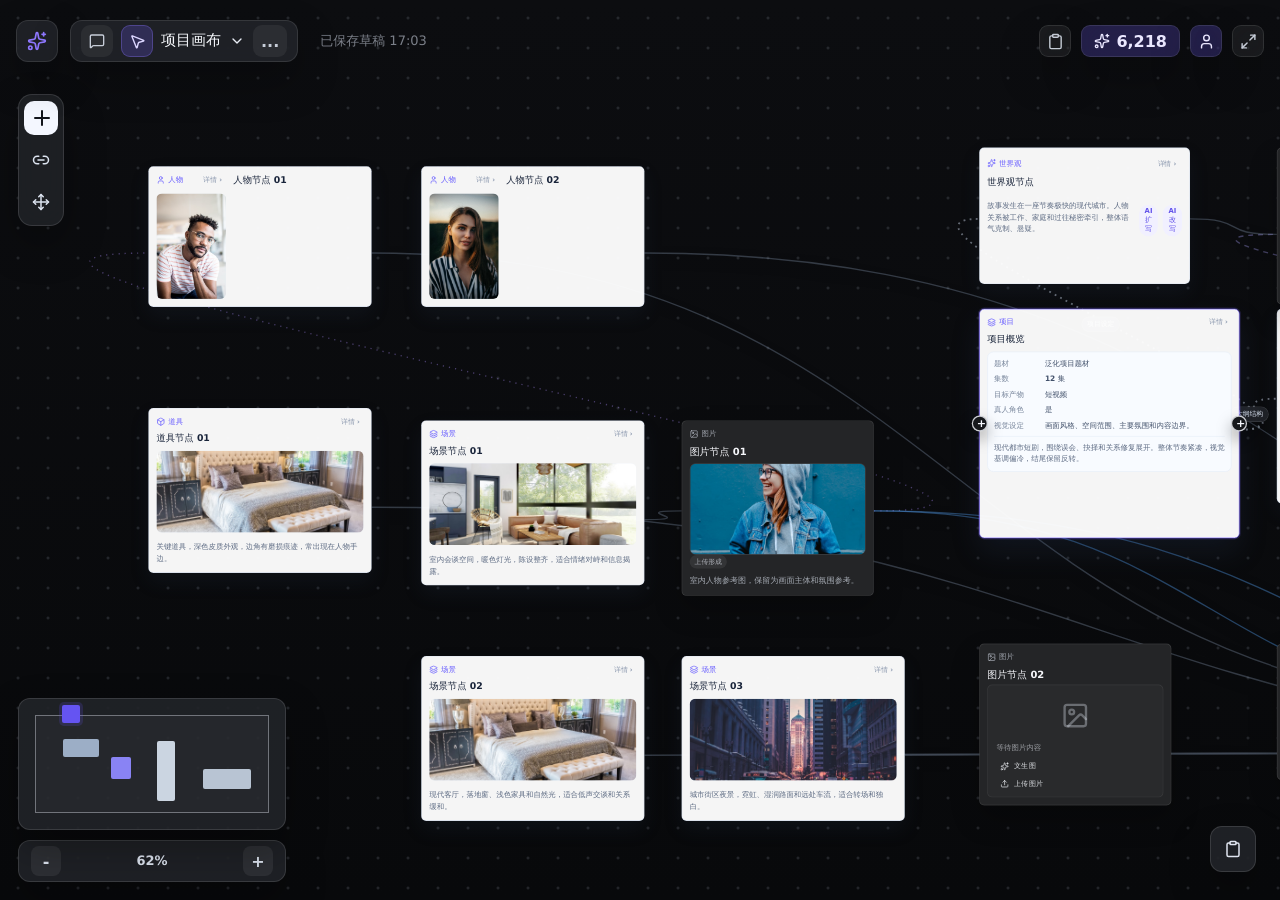
<file: index.html>
<!doctype html>
<html lang="zh-CN">
  <head>
    <meta charset="UTF-8" />
    <meta name="viewport" content="width=device-width, initial-scale=1.0" />
    <title>画布 2 期 · React 工作台原型</title>
    <meta name="description" content="画布 2 期高保真 React 原型" />
    <script type="module" crossorigin src="./assets/main-B_G5gNYc.js"></script>
    <link rel="stylesheet" crossorigin href="./assets/main-Do5ETeZs.css">
  </head>
  <body>
    <div id="root"></div>
  </body>
</html>
</file>
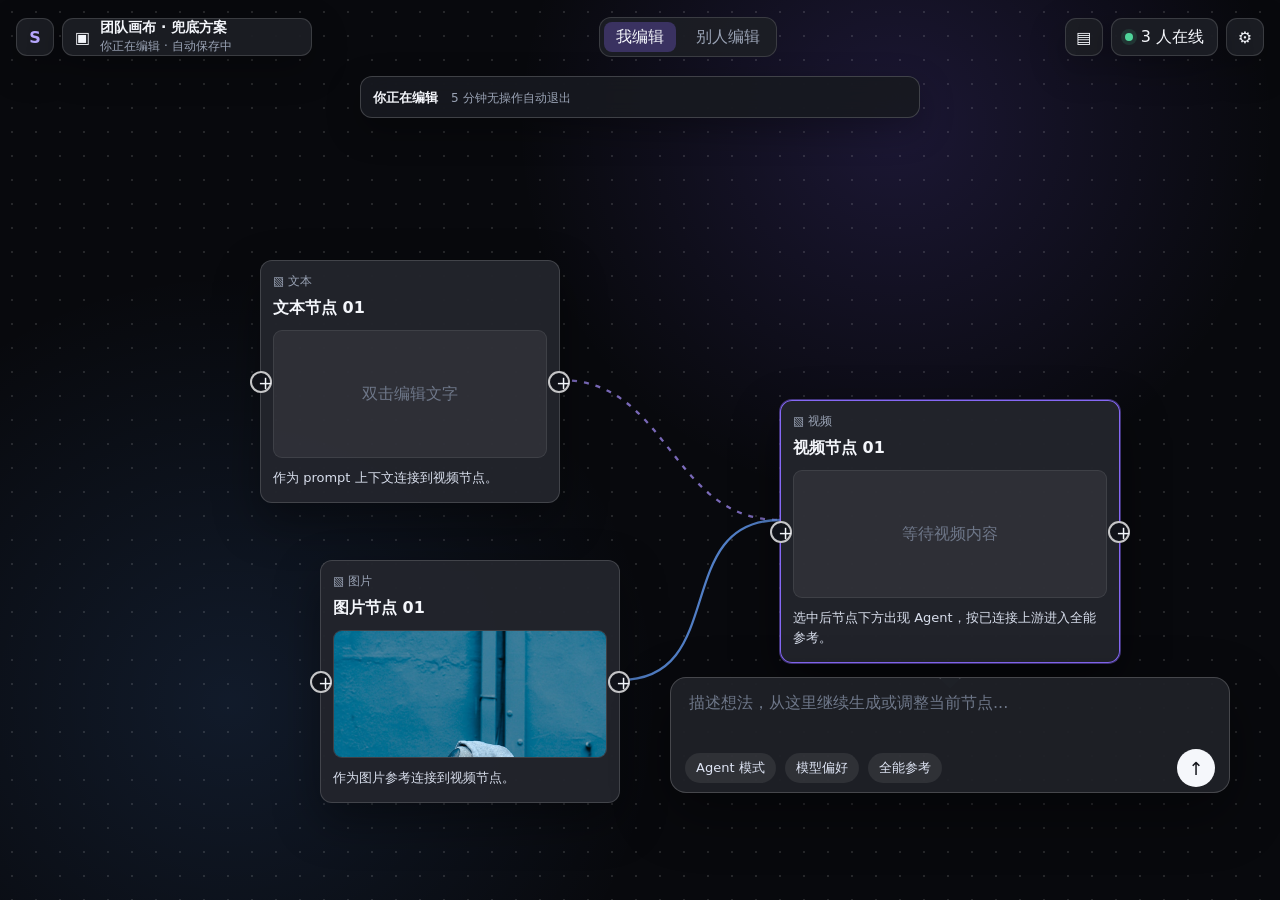
<file: team-lock-demo.html>
<!doctype html>
<html lang="zh-CN">
  <head>
    <meta charset="UTF-8" />
    <meta name="viewport" content="width=device-width, initial-scale=1.0" />
    <title>画布多人编辑兜底演示</title>
    <style>
      :root {
        color-scheme: dark;
        --bg: #08090d;
        --panel: rgba(28, 30, 37, 0.94);
        --panel-soft: rgba(255, 255, 255, 0.07);
        --line: rgba(255, 255, 255, 0.14);
        --text: #f4f6fb;
        --muted: #9aa3b5;
        --dim: #6e7789;
        --blue: #5ea2ff;
        --purple: #8b6cff;
        --green: #4fd49a;
        --red: #ff8a99;
      }

      * {
        box-sizing: border-box;
      }

      body {
        margin: 0;
        height: 100vh;
        overflow: hidden;
        color: var(--text);
        font-family:
          Inter, ui-sans-serif, system-ui, -apple-system, BlinkMacSystemFont,
          "Segoe UI", "PingFang SC", "Microsoft YaHei", sans-serif;
        background:
          radial-gradient(circle at 70% 14%, rgba(129, 96, 255, 0.16), transparent 32%),
          radial-gradient(circle at 18% 78%, rgba(83, 154, 255, 0.12), transparent 34%),
          var(--bg);
      }

      button,
      textarea {
        font: inherit;
      }

      button {
        border: 0;
        color: inherit;
        cursor: pointer;
      }

      .app {
        position: relative;
        height: 100vh;
        background-image: radial-gradient(rgba(255, 255, 255, 0.12) 1px, transparent 1px);
        background-size: 24px 24px;
      }

      .topbar {
        position: absolute;
        z-index: 20;
        top: 16px;
        left: 16px;
        right: 16px;
        height: 42px;
        display: flex;
        align-items: center;
        justify-content: space-between;
        pointer-events: none;
      }

      .left,
      .right,
      .mode-switch {
        display: flex;
        align-items: center;
        gap: 8px;
        pointer-events: auto;
      }

      .logo,
      .icon-btn {
        width: 38px;
        height: 38px;
        border-radius: 11px;
        display: grid;
        place-items: center;
        background: var(--panel);
        border: 1px solid var(--line);
        box-shadow: 0 12px 36px rgba(0, 0, 0, 0.28);
      }

      .logo {
        color: #b8a8ff;
        font-weight: 900;
      }

      .project {
        height: 38px;
        min-width: 250px;
        padding: 0 12px;
        border-radius: 11px;
        display: flex;
        align-items: center;
        gap: 10px;
        background: var(--panel);
        border: 1px solid var(--line);
        box-shadow: 0 12px 36px rgba(0, 0, 0, 0.28);
      }

      .project strong {
        display: block;
        font-size: 14px;
      }

      .project span {
        display: block;
        margin-top: 1px;
        color: var(--muted);
        font-size: 12px;
      }

      .mode-switch {
        padding: 4px;
        border-radius: 12px;
        background: var(--panel);
        border: 1px solid var(--line);
      }

      .mode-switch button {
        height: 30px;
        padding: 0 12px;
        border-radius: 8px;
        color: var(--muted);
        background: transparent;
      }

      .mode-switch button.active {
        color: var(--text);
        background: rgba(139, 108, 255, 0.28);
      }

      .presence {
        position: relative;
      }

      .presence-button {
        height: 38px;
        padding: 0 13px;
        border-radius: 11px;
        display: flex;
        align-items: center;
        gap: 8px;
        background: var(--panel);
        border: 1px solid var(--line);
        box-shadow: 0 12px 36px rgba(0, 0, 0, 0.28);
      }

      .dot {
        width: 8px;
        height: 8px;
        border-radius: 999px;
        background: var(--green);
        box-shadow: 0 0 0 4px rgba(79, 212, 154, 0.13);
      }

      .presence-pop {
        position: absolute;
        top: 46px;
        right: 0;
        width: 315px;
        padding: 10px;
        border-radius: 14px;
        background: rgba(29, 31, 39, 0.98);
        border: 1px solid rgba(255, 255, 255, 0.18);
        box-shadow: 0 20px 56px rgba(0, 0, 0, 0.42);
        opacity: 0;
        transform: translateY(-6px);
        pointer-events: none;
        transition: 0.16s ease;
      }

      .presence.open .presence-pop {
        opacity: 1;
        transform: translateY(0);
        pointer-events: auto;
      }

      .pop-title {
        padding: 3px 5px 8px;
        display: flex;
        align-items: center;
        justify-content: space-between;
        gap: 10px;
        color: var(--muted);
        font-size: 12px;
      }

      .help-btn {
        width: 24px;
        height: 24px;
        border-radius: 999px;
        display: grid;
        place-items: center;
        color: #cfd6e8;
        background: rgba(255, 255, 255, 0.08);
        border: 1px solid rgba(255, 255, 255, 0.12);
        font-size: 13px;
        line-height: 1;
      }

      .help-btn.active {
        color: #fff;
        background: rgba(139, 108, 255, 0.32);
        border-color: rgba(139, 108, 255, 0.54);
      }

      .lock-help {
        display: none;
        margin: 0 4px 10px;
        padding: 10px 11px;
        border-radius: 11px;
        background: rgba(255, 255, 255, 0.06);
        border: 1px solid rgba(255, 255, 255, 0.1);
      }

      .lock-help.show {
        display: block;
      }

      .lock-help strong {
        display: block;
        margin-bottom: 7px;
        font-size: 13px;
      }

      .lock-help ul {
        margin: 0;
        padding-left: 16px;
        color: #cbd3e4;
        font-size: 12px;
        line-height: 1.7;
      }

      .member {
        display: grid;
        grid-template-columns: 32px 1fr auto;
        gap: 9px;
        align-items: center;
        padding: 8px;
        border-radius: 10px;
      }

      .member.editing {
        background: rgba(139, 108, 255, 0.14);
      }

      .avatar {
        width: 32px;
        height: 32px;
        border-radius: 999px;
        display: grid;
        place-items: center;
        background: linear-gradient(135deg, #8167ff, #56a2ff);
        font-weight: 800;
        font-size: 13px;
      }

      .member strong {
        display: block;
        font-size: 13px;
      }

      .member span {
        display: block;
        margin-top: 2px;
        color: var(--muted);
        font-size: 12px;
      }

      .badge {
        padding: 5px 8px;
        border-radius: 999px;
        color: var(--muted);
        background: rgba(255, 255, 255, 0.08);
        font-size: 12px;
      }

      .badge.hot {
        color: #d1c7ff;
        background: rgba(139, 108, 255, 0.22);
      }

      .mini-btn {
        height: 28px;
        padding: 0 10px;
        border-radius: 8px;
        background: rgba(139, 108, 255, 0.28);
        border: 1px solid rgba(139, 108, 255, 0.52);
        font-size: 12px;
      }


      .banner {
        position: absolute;
        z-index: 18;
        top: 76px;
        left: 50%;
        width: min(560px, calc(100vw - 48px));
        min-height: 42px;
        transform: translateX(-50%);
        padding: 8px 10px 8px 12px;
        border-radius: 12px;
        display: flex;
        align-items: center;
        justify-content: space-between;
        gap: 10px;
        background: rgba(23, 25, 32, 0.92);
        border: 1px solid rgba(255, 255, 255, 0.18);
        box-shadow: 0 12px 34px rgba(0, 0, 0, 0.3);
        backdrop-filter: blur(16px);
      }

      .banner strong {
        display: inline;
        font-size: 13px;
      }

      .banner span {
        display: inline;
        margin-left: 8px;
        color: var(--muted);
        font-size: 12px;
      }

      .banner .actions {
        display: flex;
        gap: 8px;
        flex-shrink: 0;
      }

      .btn {
        height: 30px;
        padding: 0 12px;
        border-radius: 9px;
        background: var(--panel-soft);
        border: 1px solid var(--line);
      }

      .btn:disabled {
        color: var(--muted);
        cursor: default;
        opacity: 0.72;
      }

      .btn.primary {
        background: linear-gradient(135deg, #8067ff, #458fff);
        border-color: transparent;
      }

      .btn.danger {
        color: #ffdce1;
        background: rgba(255, 138, 153, 0.13);
        border-color: rgba(255, 138, 153, 0.32);
      }

      .canvas {
        position: absolute;
        inset: 0;
      }

      svg {
        position: absolute;
        inset: 0;
        width: 100%;
        height: 100%;
        pointer-events: none;
      }

      path {
        fill: none;
        stroke: rgba(104, 164, 255, 0.76);
        stroke-width: 2.3;
      }

      path.context {
        stroke: rgba(168, 145, 255, 0.7);
        stroke-dasharray: 5 7;
      }

      .readonly path {
        stroke: rgba(104, 164, 255, 0.76);
      }

      .node {
        position: absolute;
        width: 280px;
        border-radius: 12px;
        background: rgba(35, 37, 44, 0.96);
        border: 1px solid rgba(255, 255, 255, 0.15);
        box-shadow: 0 18px 46px rgba(0, 0, 0, 0.38);
        user-select: none;
        cursor: grab;
      }

      .readonly .node {
        cursor: default;
      }

      .node.selected {
        border-color: rgba(139, 108, 255, 0.95);
        box-shadow:
          0 0 0 1px rgba(139, 108, 255, 0.45),
          0 18px 48px rgba(0, 0, 0, 0.42);
      }

      .node-head {
        display: flex;
        justify-content: space-between;
        padding: 12px 12px 8px;
        color: var(--muted);
        font-size: 12px;
      }

      .node h3 {
        margin: 0;
        padding: 0 12px;
        font-size: 16px;
      }

      .preview {
        height: 128px;
        margin: 11px 12px 0;
        border-radius: 9px;
        display: grid;
        place-items: center;
        overflow: hidden;
        color: var(--dim);
        background: rgba(255, 255, 255, 0.06);
        border: 1px solid rgba(255, 255, 255, 0.08);
      }

      .preview img {
        width: 100%;
        height: 100%;
        object-fit: cover;
      }

      .node p {
        margin: 0;
        padding: 10px 12px 14px;
        color: #d8deec;
        font-size: 13px;
        line-height: 1.55;
      }

      .port {
        position: absolute;
        top: 50%;
        width: 22px;
        height: 22px;
        margin-top: -11px;
        border-radius: 999px;
        display: grid;
        place-items: center;
        background: #101219;
        border: 2px solid rgba(255, 255, 255, 0.76);
        font-size: 18px;
        line-height: 1;
      }

      .port.in {
        left: -11px;
      }

      .port.out {
        right: -11px;
      }

      .dock {
        position: absolute;
        z-index: 17;
        left: 0;
        top: 0;
        width: 560px;
        min-height: 112px;
        transform: none;
        border-radius: 16px;
        background: rgba(31, 33, 40, 0.95);
        border: 1px solid rgba(255, 255, 255, 0.18);
        box-shadow: 0 20px 56px rgba(0, 0, 0, 0.42);
        overflow: hidden;
        transition:
          left 0.16s ease,
          top 0.16s ease;
      }

      .dock::before {
        content: "";
        position: absolute;
        top: -7px;
        left: 50%;
        width: 14px;
        height: 14px;
        transform: translateX(-50%) rotate(45deg);
        background: rgba(31, 33, 40, 0.95);
        border-left: 1px solid rgba(255, 255, 255, 0.18);
        border-top: 1px solid rgba(255, 255, 255, 0.18);
      }

      .dock textarea {
        width: 100%;
        height: 62px;
        resize: none;
        outline: 0;
        border: 0;
        padding: 15px 18px 0;
        color: var(--text);
        background: transparent;
      }

      .dock textarea::placeholder {
        color: var(--dim);
      }

      .dock-foot {
        height: 48px;
        display: flex;
        align-items: center;
        gap: 9px;
        padding: 0 14px;
      }

      .chip {
        height: 30px;
        padding: 0 11px;
        border-radius: 999px;
        display: inline-flex;
        align-items: center;
        background: rgba(255, 255, 255, 0.08);
        color: #dfe5f5;
        font-size: 13px;
      }

      .send {
        width: 38px;
        height: 38px;
        margin-left: auto;
        border-radius: 999px;
        display: grid;
        place-items: center;
        color: #11131a;
        background: #f5f7fb;
        font-size: 18px;
      }

      .readonly .dock {
        display: none;
      }

      .toast {
        position: absolute;
        z-index: 50;
        left: 50%;
        bottom: 168px;
        transform: translate(-50%, 12px);
        opacity: 0;
        padding: 10px 14px;
        border-radius: 12px;
        background: rgba(14, 16, 22, 0.96);
        border: 1px solid rgba(255, 255, 255, 0.16);
        box-shadow: 0 18px 42px rgba(0, 0, 0, 0.36);
        color: #fff;
        transition: 0.16s ease;
        pointer-events: none;
      }

      .toast.show {
        opacity: 1;
        transform: translate(-50%, 0);
      }

      @media (max-width: 980px) {
        .mode-switch {
          display: none;
        }

        .dock {
          width: calc(100vw - 34px);
        }

        .project {
          min-width: 210px;
        }
      }
    </style>
  </head>
  <body>
    <div class="app" id="app">
      <header class="topbar">
        <div class="left">
          <div class="logo">S</div>
          <div class="project">
            <div>▣</div>
            <div>
              <strong>团队画布 · 兜底方案</strong>
              <span id="saveText">你正在编辑 · 自动保存中</span>
            </div>
          </div>
        </div>

        <div class="mode-switch">
          <button class="active" data-mode="mine">我编辑</button>
          <button data-mode="other">别人编辑</button>
        </div>

        <div class="right">
          <button class="icon-btn">▤</button>
          <div class="presence" id="presence">
            <button class="presence-button" id="presenceButton">
              <span class="dot"></span>
              <span id="onlineText">2 人在线</span>
            </button>
            <div class="presence-pop">
              <div class="pop-title">
                <span>当前进入画布的人</span>
                <button class="help-btn" data-action="toggle-help" aria-label="查看编辑保护说明">?</button>
              </div>
              <div class="lock-help" id="lockHelp">
                <strong>编辑保护规则</strong>
                <ul>
                  <li>同一画布同一时刻只有 1 人可编辑。</li>
                  <li>其他成员可查看，写入操作不会生效。</li>
                  <li>5 分钟没有编辑操作后自动释放。</li>
                  <li>需要继续编辑时请求编辑，由当前编辑者同意后转交。</li>
                </ul>
              </div>
              <div id="memberList"></div>
            </div>
          </div>
          <button class="icon-btn">⚙</button>
        </div>
      </header>

      <section class="banner" id="banner"></section>

      <main class="canvas" id="canvas">
        <svg id="edges"></svg>
      </main>

      <section class="dock" id="dock">
        <textarea id="input" placeholder="描述想法，从这里继续生成或调整当前节点..."></textarea>
        <div class="dock-foot">
          <span class="chip">Agent 模式</span>
          <span class="chip">模型偏好</span>
          <span class="chip">全能参考</span>
          <button class="send" id="send">↑</button>
        </div>
      </section>

      <div class="toast" id="toast"></div>
    </div>

    <script>
      const $ = (selector) => document.querySelector(selector);
      const app = $("#app");
      const canvas = $("#canvas");
      const edgesEl = $("#edges");
      const banner = $("#banner");
      const dock = $("#dock");
      const input = $("#input");
      const toast = $("#toast");
      const memberList = $("#memberList");
      const saveText = $("#saveText");
      const onlineText = $("#onlineText");
      const presence = $("#presence");
      const lockHelp = $("#lockHelp");

      let mode = "mine";
      let editor = "me";
      let editRequests = ["ning"];
      let lockHelpOpen = false;
      let selected = "video";
      let drag = null;

      const people = {
        me: { name: "大魔术师（我）", avatar: "我" },
        qiqi: { name: "七七", avatar: "七" },
        ning: { name: "阿宁", avatar: "宁" }
      };

      const nodes = [
        {
          id: "text",
          type: "文本",
          title: "文本节点 01",
          x: 260,
          y: 260,
          w: 300,
          preview: "双击编辑文字",
          body: "作为 prompt 上下文连接到视频节点。"
        },
        {
          id: "image",
          type: "图片",
          title: "图片节点 01",
          x: 320,
          y: 560,
          w: 300,
          img: "image-reference.jpg",
          body: "作为图片参考连接到视频节点。"
        },
        {
          id: "video",
          type: "视频",
          title: "视频节点 01",
          x: 780,
          y: 400,
          w: 340,
          preview: "等待视频内容",
          body: "选中后节点下方出现 Agent，按已连接上游进入全能参考。"
        }
      ];

      const edges = [
        ["text", "video", "context"],
        ["image", "video", "media"]
      ];

      function canEdit() {
        return editor === "me";
      }

      function render() {
        app.classList.toggle("readonly", !canEdit());
        dock.classList.toggle("readonly", !canEdit());
        input.disabled = !canEdit();
        saveText.textContent = canEdit() ? "你正在编辑 · 自动保存中" : "已保存草稿";
        onlineText.textContent = "3 人在线";
        document.querySelectorAll("[data-mode]").forEach((button) => {
          button.classList.toggle("active", button.dataset.mode === mode);
        });
        renderBanner();
        renderHelp();
        renderMembers();
        renderCanvas();
        positionDock();
      }

      function renderHelp() {
        lockHelp.classList.toggle("show", lockHelpOpen);
        document.querySelector('[data-action="toggle-help"]').classList.toggle("active", lockHelpOpen);
      }

      function renderBanner() {
        if (canEdit()) {
          banner.innerHTML = `
            <div>
              <strong>你正在编辑</strong>
              <span>5 分钟无操作自动退出</span>
            </div>
          `;
          return;
        }
        if (mode === "other") {
          const alreadyRequested = editRequests.includes("me");
          banner.innerHTML = `
            <div>
              <strong>${people[editor].name.replace("（我）", "")}正在编辑</strong>
              <span>${alreadyRequested ? "已请求编辑" : "查看中"}</span>
            </div>
            ${alreadyRequested ? "" : `
              <div class="actions">
                <button class="btn primary" data-action="request-edit">请求编辑</button>
              </div>
            `}
          `;
          return;
        }
        banner.innerHTML = "";
      }

      function renderMembers() {
        const onlineIds = ["me", "qiqi", "ning"];
        memberList.innerHTML = onlineIds.map((id) => {
          const isEditing = id === editor;
          const isRequesting = editRequests.includes(id);
          const canApprove = canEdit() && isRequesting && !isEditing;
          const actionHtml = canApprove
            ? `<button class="mini-btn" data-action="approve-request" data-user="${id}">同意</button>`
            : `<div class="badge ${isEditing ? "hot" : ""}">${isEditing ? "编辑" : isRequesting ? "请求" : "查看"}</div>`;
          return `
          <div class="member ${isEditing ? "editing" : ""}">
            <div class="avatar">${people[id].avatar}</div>
            <div>
              <strong>${people[id].name}</strong>
              <span>${isEditing ? "正在编辑" : isRequesting ? "已请求编辑" : "查看中"}</span>
            </div>
            ${actionHtml}
          </div>
        `;
        }).join("");
      }

      function renderCanvas() {
        canvas.querySelectorAll(".node").forEach((node) => node.remove());
        nodes.forEach((node) => {
          const el = document.createElement("article");
          el.className = `node ${node.id === selected ? "selected" : ""}`;
          el.dataset.id = node.id;
          el.style.left = `${node.x}px`;
          el.style.top = `${node.y}px`;
          el.style.width = `${node.w}px`;
          el.innerHTML = `
            <button class="port in">+</button>
            <button class="port out">+</button>
            <div class="node-head">
              <span>▧ ${node.type}</span>
            </div>
            <h3>${node.title}</h3>
            <div class="preview">${node.img ? `<img src="./assets/${node.img}" alt="">` : node.preview}</div>
            <p>${node.body}</p>
          `;
          canvas.appendChild(el);
        });
        drawEdges();
        positionDock();
      }

      function positionDock() {
        if (!canEdit()) return;
        const selectedEl = canvas.querySelector(`.node[data-id="${selected}"]`);
        if (!selectedEl) return;
        const appRect = app.getBoundingClientRect();
        const nodeRect = selectedEl.getBoundingClientRect();
        const dockWidth = dock.offsetWidth || 560;
        const dockHeight = dock.offsetHeight || 112;
        const left = Math.min(
          Math.max(24, nodeRect.left - appRect.left + (nodeRect.width - dockWidth) / 2),
          window.innerWidth - dockWidth - 24
        );
        const top = Math.min(
          nodeRect.bottom - appRect.top + 14,
          window.innerHeight - dockHeight - 24
        );
        dock.style.left = `${left}px`;
        dock.style.top = `${Math.max(82, top)}px`;
      }

      function drawEdges() {
        edgesEl.innerHTML = "";
        edges.forEach(([from, to, type]) => {
          const a = nodes.find((node) => node.id === from);
          const b = nodes.find((node) => node.id === to);
          const sx = a.x + a.w;
          const sy = a.y + 120;
          const tx = b.x;
          const ty = b.y + 120;
          const gap = Math.max(110, Math.abs(tx - sx) / 2);
          const path = document.createElementNS("http://www.w3.org/2000/svg", "path");
          path.setAttribute("class", type === "context" ? "context" : "");
          path.setAttribute("d", `M ${sx} ${sy} C ${sx + gap} ${sy}, ${tx - gap} ${ty}, ${tx} ${ty}`);
          edgesEl.appendChild(path);
        });
      }

      function showToast(message) {
        toast.textContent = message;
        toast.classList.add("show");
        clearTimeout(showToast.timer);
        showToast.timer = setTimeout(() => toast.classList.remove("show"), 2300);
      }

      function block(action) {
        return;
      }

      document.addEventListener("click", (event) => {
        const modeButton = event.target.closest("[data-mode]");
        if (modeButton) {
          mode = modeButton.dataset.mode;
          editor = mode === "other" ? "qiqi" : "me";
          render();
          return;
        }

        const action = event.target.closest("[data-action]")?.dataset.action;
        if (action === "toggle-help") {
          lockHelpOpen = !lockHelpOpen;
          presence.classList.add("open");
          renderHelp();
          return;
        }

        if (action === "request-edit") {
          if (!editRequests.includes("me")) editRequests.unshift("me");
          presence.classList.add("open");
          render();
          showToast("已发送请求，在线列表会持续显示，不会自动清掉。");
          return;
        }

        if (action === "approve-request") {
          const targetUser = event.target.closest("[data-user]")?.dataset.user;
          if (!targetUser) return;
          editor = targetUser;
          mode = targetUser === "me" ? "mine" : "other";
          editRequests = editRequests.filter((id) => id !== targetUser);
          presence.classList.add("open");
          render();
          showToast(`已转让给${people[targetUser].name.replace("（我）", "")}，其他请求继续保留。`);
          return;
        }

        if (event.target.closest(".port")) {
          if (!canEdit()) block("创建连线");
          else showToast("进入连线模式。");
          return;
        }

        const node = event.target.closest(".node");
        if (node) {
          selected = node.dataset.id;
          renderCanvas();
        }
      });

      $("#presenceButton").addEventListener("click", () => {
        $("#presence").classList.toggle("open");
      });

      $("#send").addEventListener("click", () => {
        if (!canEdit()) block("提交 Agent");
        else showToast("已提交，后续操作以你作为当前编辑者写入。");
      });

      canvas.addEventListener("pointerdown", (event) => {
        const nodeEl = event.target.closest(".node");
        if (!nodeEl || event.target.closest("button")) return;
        const node = nodes.find((item) => item.id === nodeEl.dataset.id);
        selected = node.id;
        renderCanvas();
        if (!canEdit()) {
          block("拖拽节点");
          return;
        }
        drag = {
          node,
          startX: event.clientX,
          startY: event.clientY,
          originX: node.x,
          originY: node.y
        };
        nodeEl.setPointerCapture(event.pointerId);
      });

      canvas.addEventListener("pointermove", (event) => {
        if (!drag) return;
        drag.node.x = drag.originX + event.clientX - drag.startX;
        drag.node.y = drag.originY + event.clientY - drag.startY;
        renderCanvas();
      });

      canvas.addEventListener("pointerup", () => {
        if (!drag) return;
        drag = null;
        showToast("节点位置已保存。");
      });

      canvas.addEventListener("dblclick", () => {
        if (!canEdit()) block("编辑节点");
        else showToast("进入节点编辑态。");
      });

      app.addEventListener("contextmenu", (event) => {
        event.preventDefault();
        if (!canEdit()) block("使用右键编辑菜单");
        else showToast(event.target.closest(".node") ? "打开节点菜单。" : "打开画布菜单。");
      });

      render();
    </script>
  </body>
</html>
</file>
<file: assets/main-Do5ETeZs.css>
:root{color:#172033;background:#f4f8ff;font-family:Inter,PingFang SC,Microsoft YaHei,system-ui,-apple-system,sans-serif;font-synthesis:none;text-rendering:geometricPrecision;-webkit-font-smoothing:antialiased}*{box-sizing:border-box}body{margin:0;overflow:hidden}button,textarea{font:inherit}button{border:0;cursor:pointer}.app-shell{width:100vw;height:100vh;background:radial-gradient(circle at 20px 20px,rgba(126,150,184,.18) 1.5px,transparent 2px) 0 0 / 34px 34px,linear-gradient(180deg,#f9fbff,#f4f8ff 52%,#eef5ff);overflow:hidden}.node-sidebar{position:fixed;z-index:60;inset:0 auto 0 0;width:256px;display:flex;flex-direction:column;padding:14px 12px;color:#dbe5f3;background:#171c26f5;border-right:1px solid rgba(255,255,255,.08);box-shadow:18px 0 42px #1b233129}.sidebar-head{display:flex;align-items:center;gap:10px;min-height:46px}.sidebar-logo{display:grid;place-items:center;width:36px;height:36px;border-radius:10px;color:#fff;background:linear-gradient(135deg,#8a6aff,#4f8bf5)}.sidebar-head strong,.sidebar-head span{display:block}.sidebar-head strong{color:#fff;font-size:14px}.sidebar-head span{margin-top:2px;color:#8996ac;font-size:12px}.sidebar-tabs{display:grid;grid-template-columns:1fr 1fr;gap:6px;margin:12px 0;padding:4px;border-radius:10px;background:#ffffff0f}.sidebar-tabs button{height:30px;border-radius:8px;color:#aeb9cc;background:transparent;font-weight:800}.sidebar-tabs button.active{color:#fff;background:#ffffff21}.sidebar-filter{display:flex;align-items:center;gap:8px;height:34px;color:#8996ac;font-size:12px}.sidebar-filter span{flex:1;font-weight:800}.sidebar-filter button{display:grid;place-items:center;min-width:28px;height:28px;border-radius:8px;color:#cbd5e1;background:#ffffff0f;font-size:12px;font-weight:800}.node-list{display:grid;gap:4px;min-height:0;overflow:auto;padding:6px 0}.node-list-group{display:grid;gap:4px;padding:6px 0 10px;border-bottom:1px solid rgba(255,255,255,.08)}.node-list-group:last-child{border-bottom:0}.node-list-group header{display:flex;align-items:center;justify-content:space-between;gap:8px;min-height:26px;padding:0 8px;color:#7f8ba2}.node-list-group header strong{color:#d8e2f0;font-size:12px}.node-list-group header small{min-width:0;overflow:hidden;white-space:nowrap;text-overflow:ellipsis;font-size:11px}.node-list button{display:flex;align-items:center;gap:9px;min-height:38px;padding:0 10px;border-radius:9px;color:#cbd5e1;background:transparent;text-align:left;font-size:13px;font-weight:800}.node-list button span{min-width:0;overflow:hidden;white-space:nowrap;text-overflow:ellipsis}.node-list button:hover{background:#ffffff14}.node-list button.active{color:#fff;background:#685cff47}.sidebar-foot{margin-top:auto;padding:12px 4px 4px;color:#8996ac;font-size:12px;text-align:right}.top-bar{position:fixed;z-index:50;top:16px;left:274px;right:18px;height:46px;display:flex;align-items:center;gap:12px;pointer-events:none}.brand-mark,.top-actions button,.project-switcher,.saved-state{pointer-events:auto}.brand-mark{display:grid;place-items:center;width:42px;height:42px;border-radius:12px;color:#7758ff;background:#ffffffe6;border:1px solid rgba(203,213,229,.86);box-shadow:0 12px 30px #5d759a1f}.project-switcher{display:flex;align-items:center;gap:8px;height:42px;padding:4px 10px;border-radius:12px;color:#23324c;background:#ffffffeb;border:1px solid rgba(203,213,229,.95);box-shadow:0 12px 30px #526a8f1a}.project-switcher strong{max-width:280px;white-space:nowrap;overflow:hidden;text-overflow:ellipsis;font-size:15px;font-weight:700}.project-switcher button,.top-actions button{display:grid;place-items:center;height:32px;min-width:32px;border-radius:9px;color:#64748b;background:#f8fbff}.project-switcher .canvas-active{color:#5f48ed;background:#eef0ff;box-shadow:inset 0 0 0 1px #d6dcff}.project-switcher .more{padding:0 8px;font-weight:700}.saved-state{padding:0 10px;color:#91a0b8;font-size:13px}.top-actions{margin-left:auto;display:flex;align-items:center;gap:10px;pointer-events:auto}.top-actions button{background:#fffffff0;border:1px solid rgba(203,213,229,.9);box-shadow:0 12px 26px #526a8f1a}.top-actions .credit{display:flex;gap:6px;min-width:92px;padding:0 12px;color:#7659f6;font-weight:700}.top-actions .avatar{color:#fff;background:linear-gradient(135deg,#8a6aff,#6d48ec)}.canvas-shell{position:fixed;inset:0;overflow:auto}.canvas-world{position:relative;margin:96px 0 0 336px}.create-button{position:fixed;z-index:40;left:282px;top:114px;display:grid;place-items:center;width:48px;height:48px;border-radius:14px;color:#fff;background:#3076e5;box-shadow:0 18px 38px #3076e547}.edge-layer,.edge-actions{position:absolute;inset:0;overflow:visible}.edge-layer{z-index:1;pointer-events:none}.edge-actions{z-index:8;pointer-events:none}.edge-path{fill:none;stroke:#93a5c4;stroke-width:2.1;opacity:.68;filter:drop-shadow(0 6px 12px rgba(84,99,127,.12))}.edge-path.context{stroke:#86a0c5}.edge-path.prompt{stroke:#7f8cff;stroke-dasharray:8 8}.edge-path.reference{stroke:#5fa8ff}.edge-path.object-link{stroke:#a98cff;stroke-dasharray:2 8}.edge-path.video-reference{stroke:#5fa8ff;stroke-dasharray:10 6}.edge-path.audio{stroke:#56b8bd;stroke-dasharray:5 7}.edge-path.compose{stroke:#557ee8;stroke-width:3}.edge-path.structure{stroke:#96a3b8;stroke-dasharray:3 7}.edge-path.is-related{opacity:1;stroke-width:3}.edge-chip{position:absolute;display:inline-flex;align-items:center;gap:6px;transform:translate(-50%,-50%);pointer-events:none;opacity:0;transition:opacity .14s ease}.edge-chip.is-related{opacity:1}.edge-chip span{max-width:128px;padding:4px 8px;border-radius:999px;color:#42536d;background:#fffffff0;border:1px solid #c8d5ea;box-shadow:0 10px 24px #4f699124;font-size:11px;font-weight:800;overflow:hidden;white-space:nowrap;text-overflow:ellipsis}.edge-action{position:static;display:grid;place-items:center;width:22px;height:22px;margin:0;border-radius:999px;color:#52709a;background:#fffffff5;border:1px solid #c8d5ea;box-shadow:0 10px 24px #4f699124;pointer-events:auto;opacity:0;transition:opacity .15s ease,transform .15s ease}.canvas-world:hover .edge-action{opacity:1}.edge-action:hover{transform:scale(1.12);color:#e25050}.canvas-node{position:absolute;z-index:10;min-height:218px;padding:14px;border-radius:12px;background:#fffffff5;border:1px solid rgba(203,213,229,.95);box-shadow:0 18px 40px #576b8b21;cursor:grab;-webkit-user-select:none;user-select:none;transition:box-shadow .18s ease,transform .18s ease,border-color .18s ease}.canvas-node:active{cursor:grabbing}.canvas-node.locked{cursor:not-allowed}.canvas-node:hover{transform:translateY(-1px);box-shadow:0 24px 50px #576b8b2e}.canvas-node.selected{border-color:#6a5cff;box-shadow:0 0 0 2px #6a5cff29,0 24px 58px #576b8b33}.canvas-node.text{min-height:250px}.canvas-node.text.editing{background:#151617;border-color:#ffffffb8;box-shadow:0 0 0 2px #ffffff29,0 24px 58px #1b202b42}.canvas-node.text.editing header,.canvas-node.text.editing h3,.canvas-node.text.editing .node-type{color:#edf2f7}.canvas-node.text.editing .node-meta span{color:#c7d2e3;background:#ffffff1a}.canvas-node.connecting{border-color:#3076e5;box-shadow:0 0 0 3px #3076e52e,0 24px 58px #576b8b33}.canvas-node header{display:flex;align-items:center;justify-content:space-between;gap:10px;color:#5e6d86;font-size:12px;font-weight:700}.node-type{display:flex;align-items:center;gap:5px;color:#5e54e8}.canvas-node header button{color:#9ba8bb;background:transparent;font-size:12px}.canvas-node h3{margin:10px 0 7px;color:#172033;font-size:17px;line-height:1.2;font-weight:800;letter-spacing:0}.canvas-node p{margin:0;color:#59677f;font-size:13px;line-height:1.62;white-space:pre-wrap}.text-body{min-height:96px}.text-node-toolbar{position:absolute;z-index:20;left:10px;top:-48px;display:flex;align-items:center;gap:6px;height:38px;padding:4px;border-radius:11px;color:#eef4ff;background:#1e2128f0;border:1px solid rgba(255,255,255,.12);box-shadow:0 18px 44px #1f293738}.text-node-toolbar.rich{left:50%;top:-58px;height:44px;transform:translate(-50%);padding:5px 8px;border-radius:12px}.text-node-toolbar button{display:inline-flex;align-items:center;gap:5px;height:30px;min-width:30px;padding:0 9px;border-radius:8px;color:#eef4ff;background:transparent;font-size:12px;font-weight:800}.text-node-toolbar button:hover{background:#ffffff1f}.text-node-toolbar.rich button{justify-content:center;color:#d5d9e1}.text-node-toolbar.rich button:nth-child(2),.text-node-toolbar.rich button:nth-child(3),.text-node-toolbar.rich button:nth-child(4){font-family:ui-sans-serif,system-ui,sans-serif;font-size:13px}.text-node-toolbar .tone-dot span{display:block;width:12px;height:12px;border-radius:999px;background:linear-gradient(135deg,#ef4444,#111827)}.video-node-toolbar{position:absolute;z-index:22;left:50%;top:-50px;display:flex;align-items:center;min-height:38px;padding:4px;transform:translate(-50%);border-radius:11px;color:#eef4ff;background:#1e2128f0;border:1px solid rgba(255,255,255,.12);box-shadow:0 18px 44px #1f293738}.video-node-toolbar button{display:inline-flex;align-items:center;gap:6px;height:30px;padding:0 12px;border-radius:8px;color:#eef4ff;background:transparent;font-size:12px;font-weight:800}.video-node-toolbar button:hover{background:#ffffff1f}.text-node-editor{width:100%;min-height:150px;resize:vertical;outline:none;padding:12px 13px;border-radius:10px;color:#fff;background:#202223;border:1px solid rgba(255,255,255,.22);box-shadow:inset 0 1px 2px #0000001f;font-size:18px;line-height:1.58;font-weight:650}.text-node-editor:focus{border-color:#fff9;background:#202223}.canvas-node small{display:inline-flex;margin-top:12px;padding:5px 10px;border-radius:999px;color:#725df4;background:#f0efff;font-size:12px;font-weight:700}.node-meta{display:flex;flex-wrap:wrap;gap:6px;margin:0 0 10px}.node-meta span{display:inline-flex;align-items:center;min-height:22px;padding:3px 8px;border-radius:999px;color:#6c7890;background:#f3f6fb;font-size:11px;font-weight:700}.node-image{display:block;width:100%;height:148px;margin-top:10px;object-fit:cover;border-radius:10px;background:#edf2f8}.character .node-image{float:left;width:96px;height:172px;margin:10px 14px 8px 0}.scene .node-image,.prop .node-image{height:160px}.project{min-height:460px}.project h3{font-size:18px}.project p{font-size:13px;line-height:1.72}.outline,.script,.shot,.world{min-height:236px}.script{background:#fffffffa}.image{min-height:292px}.video{min-height:208px}.audio-preview{display:flex;align-items:center;justify-content:center;gap:9px;height:82px;margin:12px 0;color:#3c8ff3;border-radius:10px;background:linear-gradient(135deg,#e7f8ff,#f1fff6)}.audio-preview span{width:4px;height:36px;border-radius:999px;background:#61a5ff}.audio-preview span:nth-child(3){height:54px}.audio-preview span:nth-child(4){height:70px}.compose-preview{display:grid;gap:8px;margin:12px 0}.structure-preview{display:grid;gap:7px;margin:12px 0 10px}.structure-preview span{display:flex;align-items:center;min-height:34px;padding:0 11px;border-radius:8px;color:#465873;background:#f3f7fc;border:1px solid #e0e8f3;font-size:13px;font-weight:700}.compose-preview span{padding:10px 12px;border-radius:8px;color:#465873;background:#f3f7fc;border:1px solid #e0e8f3;font-size:13px;font-weight:700}.port{position:absolute;top:calc(50% - 8px);width:16px;height:16px;cursor:crosshair;border-radius:50%;background:#fff;border:2px solid #9cb0ce;box-shadow:0 6px 12px #536a8c2e}.port:after{content:"";position:absolute;inset:4px;border-radius:50%;background:#6f7f98}.port.in{left:-8px}.port.out{right:-8px}.port:hover{border-color:#5d54f2}.port:hover:after{background:#5d54f2}.agent-panel{position:absolute;z-index:35;width:580px;min-height:210px;padding:16px;border-radius:16px;background:#fffffffa;border:1px solid rgba(203,213,229,.96);box-shadow:0 28px 72px #3a4e702e}.agent-anchor{position:absolute;top:-8px;left:50%;width:16px;height:16px;transform:rotate(45deg);background:#fff;border-left:1px solid rgba(203,213,229,.96);border-top:1px solid rgba(203,213,229,.96)}.agent-input-box{min-height:96px;margin-bottom:12px;padding:2px 0 4px}.agent-inline-mentions{display:flex;flex-wrap:wrap;gap:7px;margin-bottom:8px}.agent-inline-mentions span{display:inline-flex;align-items:center;gap:6px;max-width:142px;min-height:26px;padding:0 9px 0 6px;border-radius:8px;color:#244d8f;background:#eaf2ff;border:1px solid #c9dcff;font-size:12px;font-weight:800;overflow:hidden;white-space:nowrap;text-overflow:ellipsis}.agent-inline-mentions img{flex:0 0 auto;width:18px;height:18px;border-radius:5px;object-fit:cover;background:#ffffff1f}.agent-panel textarea{width:100%;height:82px;resize:none;outline:none;border:0;color:#25344c;background:transparent;font-size:15px;line-height:1.55}.agent-panel textarea::placeholder{color:#98a5b8}.agent-rule-note{margin:8px 0 0;color:#6d7d95;font-size:12px;line-height:1.45}.agent-quick-actions{display:flex;flex-wrap:wrap;gap:8px;margin:0 0 12px}.agent-quick-actions:empty{display:none}.agent-quick-actions button{min-height:28px;padding:0 10px;border-radius:999px;color:#52637e;background:#f2f6fb;border:1px solid #dce6f3;font-size:12px;font-weight:700}.agent-quick-actions button:hover{color:#4d46e8;background:#efefff;border-color:#cfcfff}.agent-panel footer{display:flex;align-items:center;gap:9px;padding-top:2px}.agent-panel footer button{display:inline-flex;align-items:center;gap:7px;min-height:36px;padding:0 13px;border-radius:999px;font-size:13px;font-weight:800}.agent-upload{width:38px;padding:0;justify-content:center;color:#52637e;background:#f8fbff;border:1px solid #dce6f3}.agent-upload:hover{color:#4d46e8;border-color:#c8d6ff;background:#f1f4ff}.agent-mode{color:#4d46e8;background:#f0efff}.model-pref{color:#52637e;background:#f3f6fb;border:1px solid #dce6f3}.send{margin-left:auto;width:38px;justify-content:center;color:#fff;background:#111827}.model-drawer{position:fixed;z-index:80;left:50%;bottom:42px;display:grid;grid-template-columns:190px 1fr;width:min(860px,calc(100vw - 48px));min-height:382px;overflow:hidden;transform:translate(-50%);border-radius:16px;background:#fffffffa;border:1px solid #c9d7ea;box-shadow:0 36px 90px #3d53763d}.model-drawer nav{display:grid;align-content:start;gap:10px;padding:22px 16px;background:#f3f7fc;border-right:1px solid #d7e1ef}.model-drawer nav button{height:44px;border-radius:9px;color:#52637e;background:transparent;text-align:left;padding:0 14px;font-weight:800}.model-drawer nav button.active{color:#245feb;background:#fff;box-shadow:inset 0 0 0 2px #222}.model-drawer section{position:relative;padding:22px 28px 24px}.drawer-close{position:absolute;right:18px;top:16px;display:grid;place-items:center;width:32px;height:32px;border-radius:9px;color:#64748b;background:#f2f6fb}.model-drawer h2{margin:0 0 6px;font-size:19px}.model-drawer p{margin:0 42px 18px 0;color:#61708a;font-size:13px;line-height:1.5}.model-list{display:grid;grid-template-columns:repeat(2,minmax(160px,1fr));gap:10px;margin-bottom:18px}.model-list button,.param-row button{min-height:38px;padding:0 14px;border-radius:9px;color:#52637e;background:#f1f6fb;border:1px solid #d8e3f2;font-weight:800}.model-list button.selected,.param-row button.selected{color:#fff;background:#2f76e5;border-color:#2f76e5}.param-list{display:grid;gap:12px}.param-row{display:grid;grid-template-columns:116px 1fr;gap:14px;align-items:center;padding:12px;border-radius:12px;background:#fbfdff;border:1px solid #e0e8f3}.param-row label{color:#34455f;font-size:13px;font-weight:800}.param-row div{display:flex;flex-wrap:wrap;gap:8px}.no-param{padding:18px;border-radius:12px;color:#52637e;background:#f4f8fd;border:1px solid #dce6f3;font-weight:700}.floating-menu{position:fixed;z-index:100;min-width:244px;padding:10px;border-radius:14px;background:#2a2c30f0;border:1px solid rgba(255,255,255,.1);box-shadow:0 28px 72px #151b265c;color:#fff}.floating-menu strong,.floating-menu small{display:block;padding:8px 10px;color:#d8dce5;font-size:12px}.floating-menu button{display:flex;align-items:center;gap:12px;width:100%;min-height:38px;padding:0 10px;border-radius:8px;color:#f4f6fb;background:transparent;text-align:left;font-weight:700}.floating-menu button:hover{background:#ffffff1a}.floating-menu button:disabled{opacity:.42;cursor:not-allowed}.floating-menu button:disabled:hover{background:transparent}.floating-menu button span{margin-left:auto;color:#bfc5d1;font-family:ui-monospace,SFMono-Regular,Menlo,Consolas,monospace}.floating-menu button.danger{color:#ffb7b7}.floating-menu hr{border:0;height:1px;margin:8px -10px;background:#ffffff1f}.rule-list{display:grid;gap:6px;min-width:310px;padding:4px 4px 8px}.rule-list span{display:block;padding:8px 10px;border-radius:8px;color:#edf2fb;background:#ffffff0f;border:1px solid rgba(255,255,255,.08);font-size:12px;font-weight:700}.menu-grid{display:grid;grid-template-columns:repeat(2,minmax(0,1fr));gap:6px}.menu-grid button{min-height:42px;background:#ffffff0f}.menu-grid.upload button{color:#cfddff}.minimap{position:fixed;z-index:40;left:278px;bottom:22px;display:grid;gap:10px}.mini-canvas{position:relative;width:268px;height:132px;border-radius:12px;background:#ffffffd1;border:1px solid rgba(203,213,229,.95);box-shadow:0 18px 42px #445d8124}.mini-canvas:before{content:"";position:absolute;inset:16px;border:1px solid #9fb0c9;background:#f7f9fc}.mini-node,.mini-selected{position:absolute;display:block;border-radius:2px}.mini-node.a{left:44px;top:40px;width:36px;height:18px;background:#9caec6}.mini-node.b{left:92px;top:58px;width:20px;height:22px;background:#8983f4}.mini-node.c{left:138px;top:42px;width:18px;height:60px;background:#cbd5e1}.mini-node.d{left:184px;top:70px;width:48px;height:20px;background:#b8c4d3}.mini-selected{width:18px;height:18px;margin:-9px 0 0 -9px;background:#6554f2;box-shadow:0 0 0 3px #6554f22e}.zoom{display:flex;align-items:center;gap:8px;width:268px;height:42px;padding:0 12px;border-radius:12px;background:#ffffffeb;border:1px solid rgba(203,213,229,.95);box-shadow:0 12px 32px #445d811f}.zoom button{display:grid;place-items:center;width:30px;height:30px;border-radius:8px;color:#60708c;background:#f2f6fb;font-weight:900}.zoom strong{flex:1;text-align:center;color:#60708c;font-size:13px}.corner-calendar{position:fixed;right:24px;bottom:28px;display:grid;place-items:center;width:46px;height:46px;border-radius:12px;color:#6f59f5;background:#fffffff5;border:1px solid rgba(203,213,229,.95);box-shadow:0 12px 32px #445d8126}.toast{position:fixed;z-index:120;left:50%;top:74px;transform:translate(-50%);max-width:720px;padding:10px 16px;border-radius:999px;color:#36455c;background:#fffffff5;border:1px solid rgba(203,213,229,.95);box-shadow:0 16px 42px #445d8129;font-size:13px;font-weight:700}@media(max-width:900px){.top-bar{right:10px;left:86px}.node-sidebar{width:72px;padding:12px 8px}.sidebar-head div:not(.sidebar-logo),.sidebar-tabs,.sidebar-filter,.sidebar-foot,.node-list button span{display:none}.node-list button{justify-content:center;padding:0}.saved-state{display:none}.project-switcher strong{max-width:138px}.canvas-world{margin-left:86px}.create-button{left:18px}.minimap{left:86px}.agent-panel{width:420px}.model-drawer{grid-template-columns:1fr;bottom:20px}.model-drawer nav{grid-template-columns:repeat(3,1fr);display:grid;border-right:0;border-bottom:1px solid #d7e1ef}}:root{color:#e8ecf4;background:#08090b}.app-shell{background:radial-gradient(circle at 18px 18px,rgba(152,161,176,.18) 1.2px,transparent 1.8px) 0 0 / 30px 30px,linear-gradient(180deg,#0c0d10,#08090b)}.node-sidebar{display:none}.top-bar{left:16px;right:16px;top:18px}.brand-mark,.project-switcher,.top-actions button{color:#e9edf6;background:#222429e0;border-color:#ffffff1a;box-shadow:0 18px 42px #00000047;-webkit-backdrop-filter:blur(18px);backdrop-filter:blur(18px)}.brand-mark{color:#8f78ff}.project-switcher strong{color:#f5f7fb}.project-switcher button,.top-actions button{color:#c7cdd8;background:#ffffff0f}.project-switcher .canvas-active{color:#dcd6ff;background:#735bff38;box-shadow:inset 0 0 0 1px #8e7aff52}.saved-state{color:#d3dae88f}.top-actions .credit,.top-actions .avatar{color:#ebe8ff;background:#735bff3d}.canvas-world{margin:98px 0 0 74px}.edge-path{stroke:#b8c0cdb8;stroke-width:2.2;opacity:.42;filter:drop-shadow(0 8px 18px rgba(0,0,0,.42))}.edge-path.context{stroke:#91a4bebd}.edge-path.prompt{stroke:#aea5ffd1}.edge-path.reference{stroke:#59a9ffdb}.edge-path.object-link{stroke:#af90ffe6;stroke-dasharray:2 8}.edge-path.video-reference{stroke:#59a9ffe0;stroke-dasharray:10 6}.edge-path.audio{stroke:#53c0b8d6;stroke-dasharray:5 7}.edge-path.compose{stroke:#3f7cf3;stroke-width:3.2}.edge-path.structure{stroke:#a2abba9e;stroke-dasharray:3 7}.edge-path.is-related{opacity:.96;stroke-width:3}.edge-chip span{color:#dbe4f2;background:#23252af0;border-color:#ffffff1f;box-shadow:0 16px 34px #00000047}.edge-action{color:#e9edf6;background:#23252af5;border-color:#ffffff24;box-shadow:0 16px 34px #00000047}.canvas-node{min-height:192px;padding:12px;border-radius:8px;color:#e9edf6;background:#242527;border-color:#ffffff1f;box-shadow:0 22px 46px #0000003d}.canvas-node:hover{transform:translateY(-1px);border-color:#ffffff47;box-shadow:0 28px 58px #00000057}.canvas-node.selected{border-color:#9182fff0;box-shadow:0 0 0 2px #7c66ff6b,0 30px 66px #00000061}.canvas-node.legacy-node{color:#253149;background:#fffffff5;border-color:#dae2effa;box-shadow:0 14px 32px #34486e1f}.canvas-node.legacy-node:hover{border-color:#a9bbd7f2;box-shadow:0 20px 42px #34486e29}.canvas-node.legacy-node.selected{border-color:#7c66ff;box-shadow:0 0 0 2px #7c66ff2e,0 22px 46px #34486e2e}.canvas-node.project,.canvas-node.outline,.canvas-node.script,.canvas-node.segment{min-height:238px}.canvas-node.project{min-height:370px}.canvas-node.world,.canvas-node.script{min-height:220px}.canvas-node.outline{min-height:278px}.canvas-node.segment{min-height:248px}.canvas-node.shotGroup{min-height:260px}.canvas-node.connecting{border-color:#f1f5ff;box-shadow:0 0 0 2px #ffffff57,0 30px 66px #00000061}.canvas-node header{color:#e8ecf49e}.node-type{color:#d1d7e2b8}.canvas-node header button{color:#d1d7e2b8}.canvas-node h3{color:#f6f7fb;font-size:16px}.canvas-node.compose{min-height:220px;padding:22px 24px;color:#111827;background:#fff;border-color:#699effb8;border-radius:28px;box-shadow:0 24px 68px #00000057}.canvas-node.compose.selected{border-color:#2597ee;box-shadow:0 0 0 2px #2597ee70,0 28px 76px #00000061}.canvas-node.compose header{color:#5b4ce8}.canvas-node.compose .node-type{color:#5b4ce8;font-size:18px;font-weight:900}.canvas-node.compose h3{display:none}.compose-card-content{display:grid;gap:28px;margin-top:34px}.compose-thumbs{display:flex;align-items:center;gap:14px}.compose-thumb{position:relative;width:74px;height:74px;overflow:hidden;border-radius:18px;background:#111317;border:2px solid rgba(89,151,255,.82);box-shadow:inset 0 0 0 1px #ffffff47,0 8px 16px #3570c81f}.compose-thumb img{width:100%;height:100%;object-fit:cover}.compose-thumb:after{content:"";position:absolute;inset:50% 0 0;background:#ffffff29}.compose-thumb span{position:absolute;left:7px;bottom:6px;display:grid;place-items:center;width:18px;height:18px;border-radius:999px;color:#fff;background:#2563ebeb;font-size:11px;font-weight:900}.compose-thumb.empty{display:grid;place-items:center;color:#9fb2d0;background:#f3f7fc;border-style:dashed}.compose-thumb.empty span{right:6px;left:auto;background:#111827}.compose-run{justify-self:start;min-width:84px;height:48px;padding:0 24px;border-radius:999px;color:#fff;background:#111827;font-size:18px;font-weight:900;box-shadow:0 12px 28px #1118272e}.compose-run:hover{background:#1f2937}.canvas-node p{color:#dce2eeb3}.node-meta span,.canvas-node small{color:#e1e5eeb8;background:#ffffff12}.node-image{background-color:#303236;border:1px solid rgba(255,255,255,.08)}.character .node-image{height:152px}.scene .node-image,.prop .node-image{height:138px}.structure-preview span,.compose-preview span{color:#e6ebf4d1;background:#ffffff0f;border-color:#ffffff1a}.legacy-content{display:grid;gap:10px}.legacy-content header{color:#7a88a0}.legacy-content .node-type{color:#675cff}.legacy-content header button{color:#8d9ab0;font-size:11px;font-weight:700}.legacy-content h3{margin:0;color:#19243a;font-size:15px;line-height:1.25}.legacy-content p{color:#5d6b83;font-size:12px;line-height:1.58;word-break:normal;overflow-wrap:anywhere}.legacy-character p,.legacy-media-object p,.legacy-world p,.legacy-script p{display:-webkit-box;overflow:hidden;-webkit-box-orient:vertical;-webkit-line-clamp:4}.legacy-character{display:grid;grid-template-columns:112px minmax(0,1fr);gap:12px;align-items:start}.legacy-character img{width:112px;height:170px;object-fit:cover;border-radius:9px;background:#edf3fb}.legacy-script div{display:flex;flex-wrap:wrap;gap:6px;margin-top:8px}.legacy-script span,.legacy-world button,.legacy-list button{min-height:24px;padding:4px 9px;border-radius:999px;color:#6252ea;background:#f1f0ff;font-size:11px;font-weight:800}.legacy-media-object img{width:100%;height:132px;object-fit:cover;border-radius:9px;margin-bottom:10px;background:#edf3fb}.legacy-fields{display:grid;gap:8px;padding:10px;border-radius:10px;background:#f8fbff;border:1px solid #e6edf8}.legacy-fields div{display:grid;grid-template-columns:72px 1fr;gap:10px;align-items:start;color:#76849a;font-size:12px}.legacy-fields strong{color:#42516b;font-weight:700}.legacy-fields p{padding-top:8px;border-top:1px solid #e6edf8}.legacy-world div{display:flex;gap:8px;margin-top:8px}.legacy-list{display:grid;gap:8px}.legacy-list div{display:grid;grid-template-columns:24px minmax(0,1fr) auto;gap:8px;align-items:center;min-height:38px;padding:7px 9px;border-radius:9px;background:#f6f9fe;border:1px solid #e4ebf6}.legacy-list div>span{display:grid;place-items:center;width:20px;height:20px;border-radius:6px;color:#7465ff;background:#eef0ff;font-size:11px;font-weight:800}.legacy-list strong{min-width:0;overflow:hidden;color:#45536b;white-space:nowrap;text-overflow:ellipsis;font-size:12px}.segment-list div{grid-template-columns:62px minmax(0,1fr) 44px}.segment-list small{justify-content:center;margin:0;padding:3px 6px;color:#8b98ac;background:#eef3fa}.legacy-script{display:grid;gap:8px}.legacy-script>strong{color:#52617a;font-size:12px}.legacy-shots{display:grid;grid-template-columns:repeat(3,minmax(0,1fr));gap:10px}.legacy-shots article{padding:8px;border-radius:10px;background:#f7faff;border:1px solid #e3ebf7}.legacy-shots img{display:block;width:100%;height:96px;object-fit:cover;border-radius:8px;margin-bottom:8px}.legacy-shots strong,.legacy-shots span{display:block;color:#44536e;font-size:12px}.legacy-shots span{margin-top:3px;color:#7f8da3}.port{top:calc(50% - 13px);display:grid;place-items:center;width:26px;height:26px;color:#f7f9ff;background:#16181c;border:2px solid rgba(245,247,252,.82);box-shadow:0 12px 24px #0000005c;opacity:0;transition:opacity .14s ease,transform .14s ease,border-color .14s ease}.port:before{content:"+";line-height:1;font-size:18px;font-weight:700}.port:after{display:none}.port.in{left:-13px}.port.out{right:-13px}.canvas-node:hover .port,.canvas-node.selected .port,.canvas-node.connecting .port{opacity:1}.port:hover{transform:scale(1.08);border-color:#9f93ff}.text-node-toolbar,.text-node-toolbar button,.video-node-toolbar,.video-node-toolbar button{color:#eef2f8}.text-node-toolbar button:hover,.video-node-toolbar button:hover{background:#ffffff1a}.agent-panel{width:580px;color:#eef2f8;background:#1d1f24f7;border-color:#ffffff1f;box-shadow:0 28px 72px #0000006b}.agent-anchor{background:#1d1f24f7;border-color:#ffffff1f}.agent-panel textarea{color:#f2f5fb}.agent-inline-mentions span{color:#dbeafe;background:#3b82f629;border-color:#7dadff42}.agent-panel textarea::placeholder{color:#dfe5f17a}.agent-rule-note{color:#9ba5b6}.agent-quick-actions button,.agent-upload,.model-pref{color:#e8edf6;background:#ffffff12;border-color:#ffffff1f}.agent-upload:hover{color:#fff;background:#705cff38;border-color:#9182ff6b}.agent-mode{color:#edeaff;background:#705cff42}.send{color:#111827;background:#f5f7fb}.bottom-toolbar{position:fixed;z-index:45;left:50%;bottom:16px;display:flex;align-items:center;gap:12px;transform:translate(-50%);pointer-events:none}.bottom-toolbar>*{pointer-events:auto}.menu-list{display:grid;gap:4px}.menu-list.compact,.menu-list.upload{margin-bottom:2px}.menu-list button svg:first-child:not(:last-child){opacity:.9}.minimap{left:18px;bottom:18px}.mini-canvas,.zoom{background:#222429e6;border-color:#ffffff1f;box-shadow:0 18px 42px #00000047}.mini-canvas:before{border-color:#d1d7e270;background:#ffffff08}.zoom button{color:#dce3ef;background:#ffffff12}.zoom strong{color:#dce3ef}.corner-calendar{color:#dfe4ef;background:#222429e6;border-color:#ffffff1f;box-shadow:0 18px 42px #00000047}.toast{color:#e8edf6;background:#222429f5;border-color:#ffffff1f;box-shadow:0 18px 42px #00000047}.model-drawer{color:#162033}.model-drawer.text-only{grid-template-columns:190px 1fr;min-height:268px}.model-list.single{grid-template-columns:1fr;max-width:420px}.canvas-tool-rail{left:18px;top:94px;bottom:auto;flex-direction:column;gap:8px;width:46px;padding:6px;transform:none;border-radius:14px;background:#222429d1;border:1px solid rgba(255,255,255,.12);box-shadow:0 18px 42px #00000047;-webkit-backdrop-filter:blur(18px);backdrop-filter:blur(18px)}.canvas-tool-rail .create-button,.canvas-tool-rail button{position:static;display:grid;place-items:center;width:34px;height:34px;border-radius:10px;color:#dce3ef;background:transparent;box-shadow:none}.canvas-tool-rail .create-button{color:#12151b;background:#f4f7ff}.canvas-tool-rail button:hover{background:#ffffff1a}.node-empty-state{display:grid;gap:12px;min-height:174px;padding:18px 14px 12px;border-radius:8px;color:#ecf0f8d1;background:#ffffff06;border:1px solid rgba(255,255,255,.08)}.node-empty-state .empty-icon{display:grid;place-items:center;min-height:62px;color:#dee4ee5c}.node-empty-state.video .empty-icon{min-height:84px}.node-empty-state strong{color:#edf1f894;font-size:12px}.empty-try-list{display:grid;gap:9px}.empty-try-list button{display:inline-flex;align-items:center;gap:8px;color:#f5f7fce6;background:transparent;font-size:12px;font-weight:800;text-align:left}.empty-try-list button:hover{color:#fff}.agent-setting-strip{display:flex;flex-wrap:wrap;gap:9px;margin:0 0 14px}.agent-setting-strip span{display:inline-flex;align-items:center;min-height:28px;padding:0 10px;border-radius:999px;color:#ecf0f8d1;background:#ffffff12;border:1px solid rgba(255,255,255,.1);font-size:12px;font-weight:800}.agent-setting-strip span.mention{color:#dbeafe;background:#3b82f629;border-color:#7dadff42}.model-pref{max-width:274px;border-radius:12px}.model-pref span{display:grid;gap:1px;min-width:0;text-align:left}.model-pref strong,.model-pref small{min-width:0;overflow:hidden;white-space:nowrap;text-overflow:ellipsis}.model-pref small{color:#e2e8f28a;font-size:11px;font-weight:700}.model-drawer,.model-drawer.text-only{bottom:46px;display:grid;grid-template-columns:164px minmax(420px,1fr);width:min(900px,calc(100vw - 48px));min-height:420px;color:#edf2fb;background:#1c1e23fa;border-color:#ffffff24;box-shadow:0 36px 90px #0000007a}.model-drawer.text-only{width:min(660px,calc(100vw - 48px));min-height:318px}.model-drawer .model-tabs{display:grid;align-content:start;gap:10px;padding:22px 14px;background:#ffffff0b;border-right:1px solid rgba(255,255,255,.1)}.model-drawer .model-tabs button{height:42px;border-radius:9px;color:#e0e6f1b8;background:transparent;text-align:left;padding:0 12px;font-weight:800}.model-drawer .model-tabs button.active{color:#fff;background:#ffffff14;box-shadow:inset 0 0 0 1px #ffffffad}.model-drawer-body{display:grid;grid-template-columns:minmax(250px,.85fr) minmax(360px,1.15fr);min-width:0}.model-drawer.text-only .model-drawer-body{grid-template-columns:1fr}.model-column,.param-column{position:relative;min-width:0;padding:22px 24px}.param-column{border-left:1px dashed rgba(255,255,255,.16)}.drawer-kicker,.param-title span{display:block;color:#d9e0ec85;font-size:12px;font-weight:800}.model-drawer h2{color:#f7f9ff}.model-drawer p{margin-right:42px;color:#e1e7f29e}.model-list{grid-template-columns:1fr}.model-list button{display:grid;gap:3px;justify-items:start;min-height:54px;color:#ecf1f9c7;background:#ffffff0f;border-color:#ffffff1a;text-align:left}.model-list button strong{color:#f8faff}.model-list button small{color:#e1e7f280;font-size:12px}.model-list button.selected{color:#fff;background:#6f5bff2e;border-color:#8f7dffe6;box-shadow:inset 0 0 0 1px #8f7dff57}.param-title{display:grid;gap:4px;margin-bottom:14px}.param-title strong{color:#f7f9ff;font-size:16px}.param-list{gap:10px}.param-row{grid-template-columns:100px 1fr;background:#ffffff09;border-color:#ffffff1a}.param-row label{color:#ebf0f8c7}.param-row button{color:#e8eef8b8;background:#ffffff12;border-color:#ffffff1a}.param-row button.selected{color:#111827;background:#f4f7ff;border-color:#f4f7ff}
</file>
